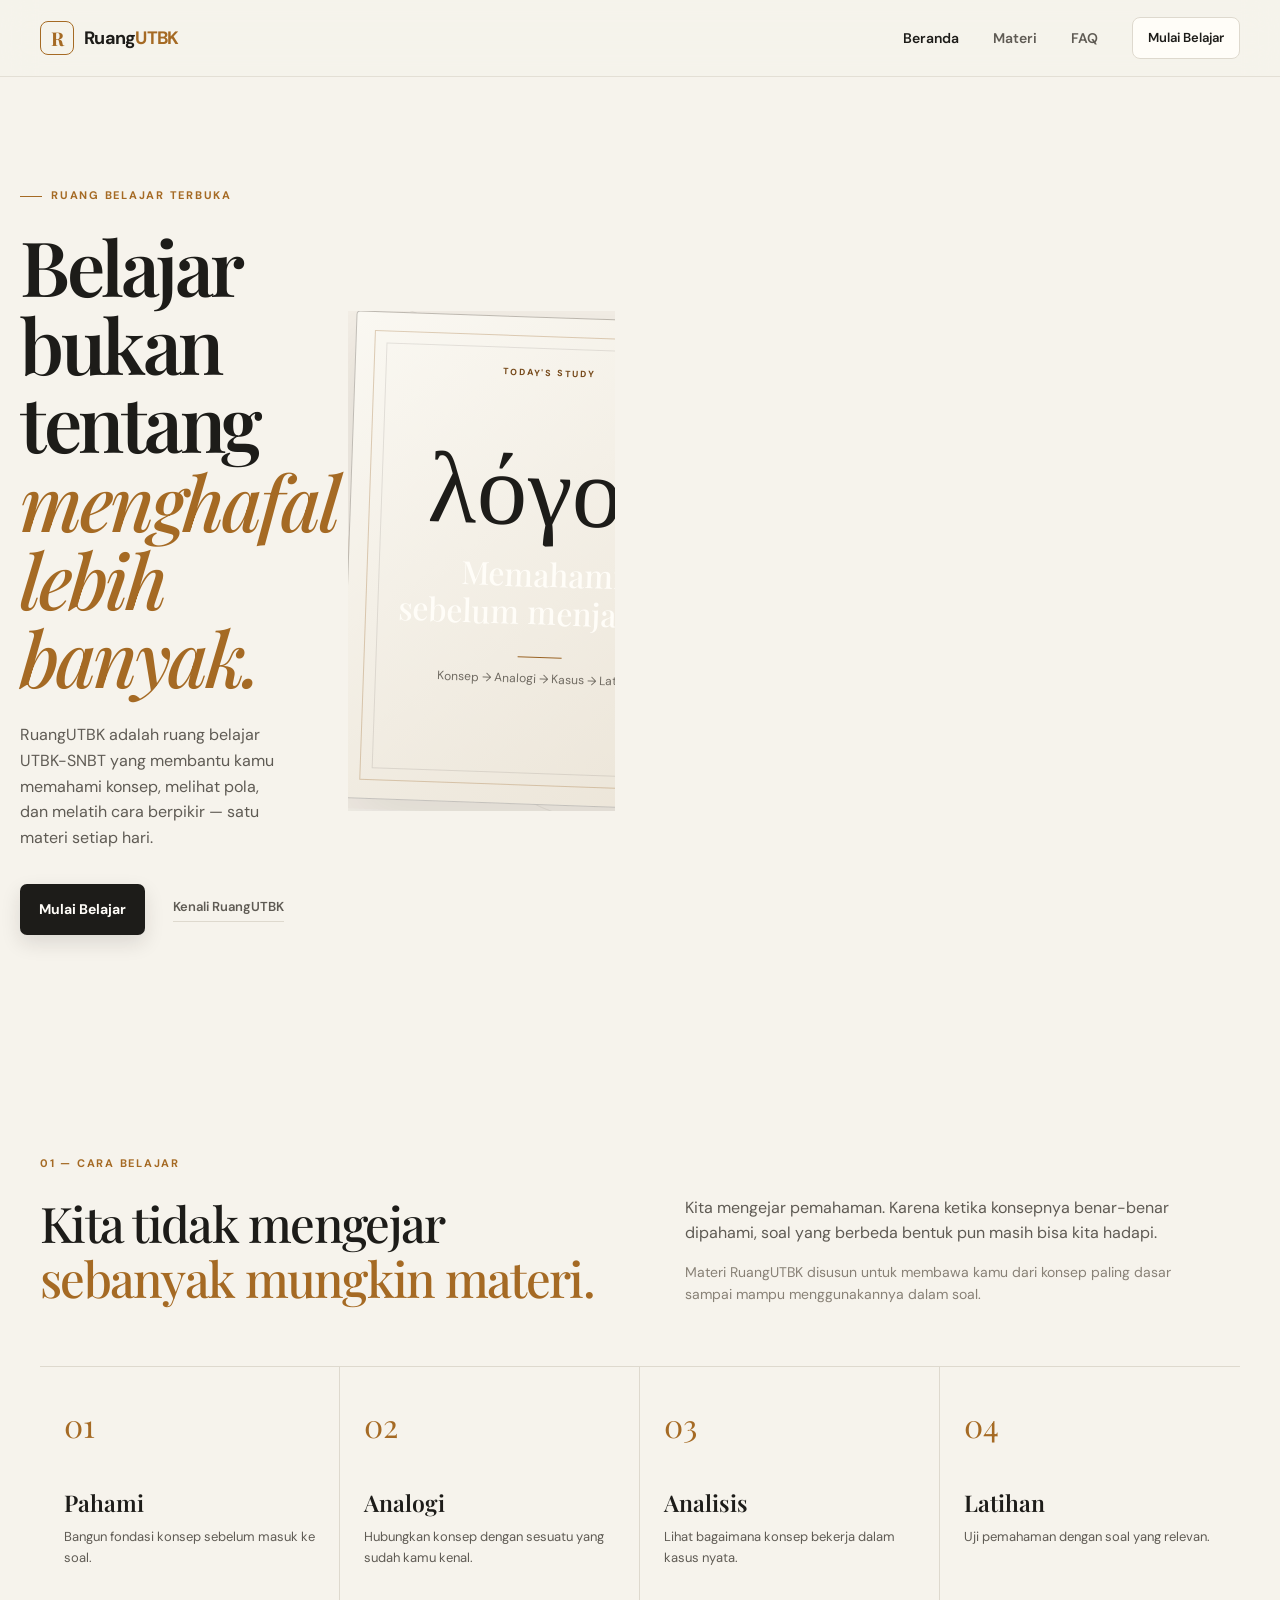
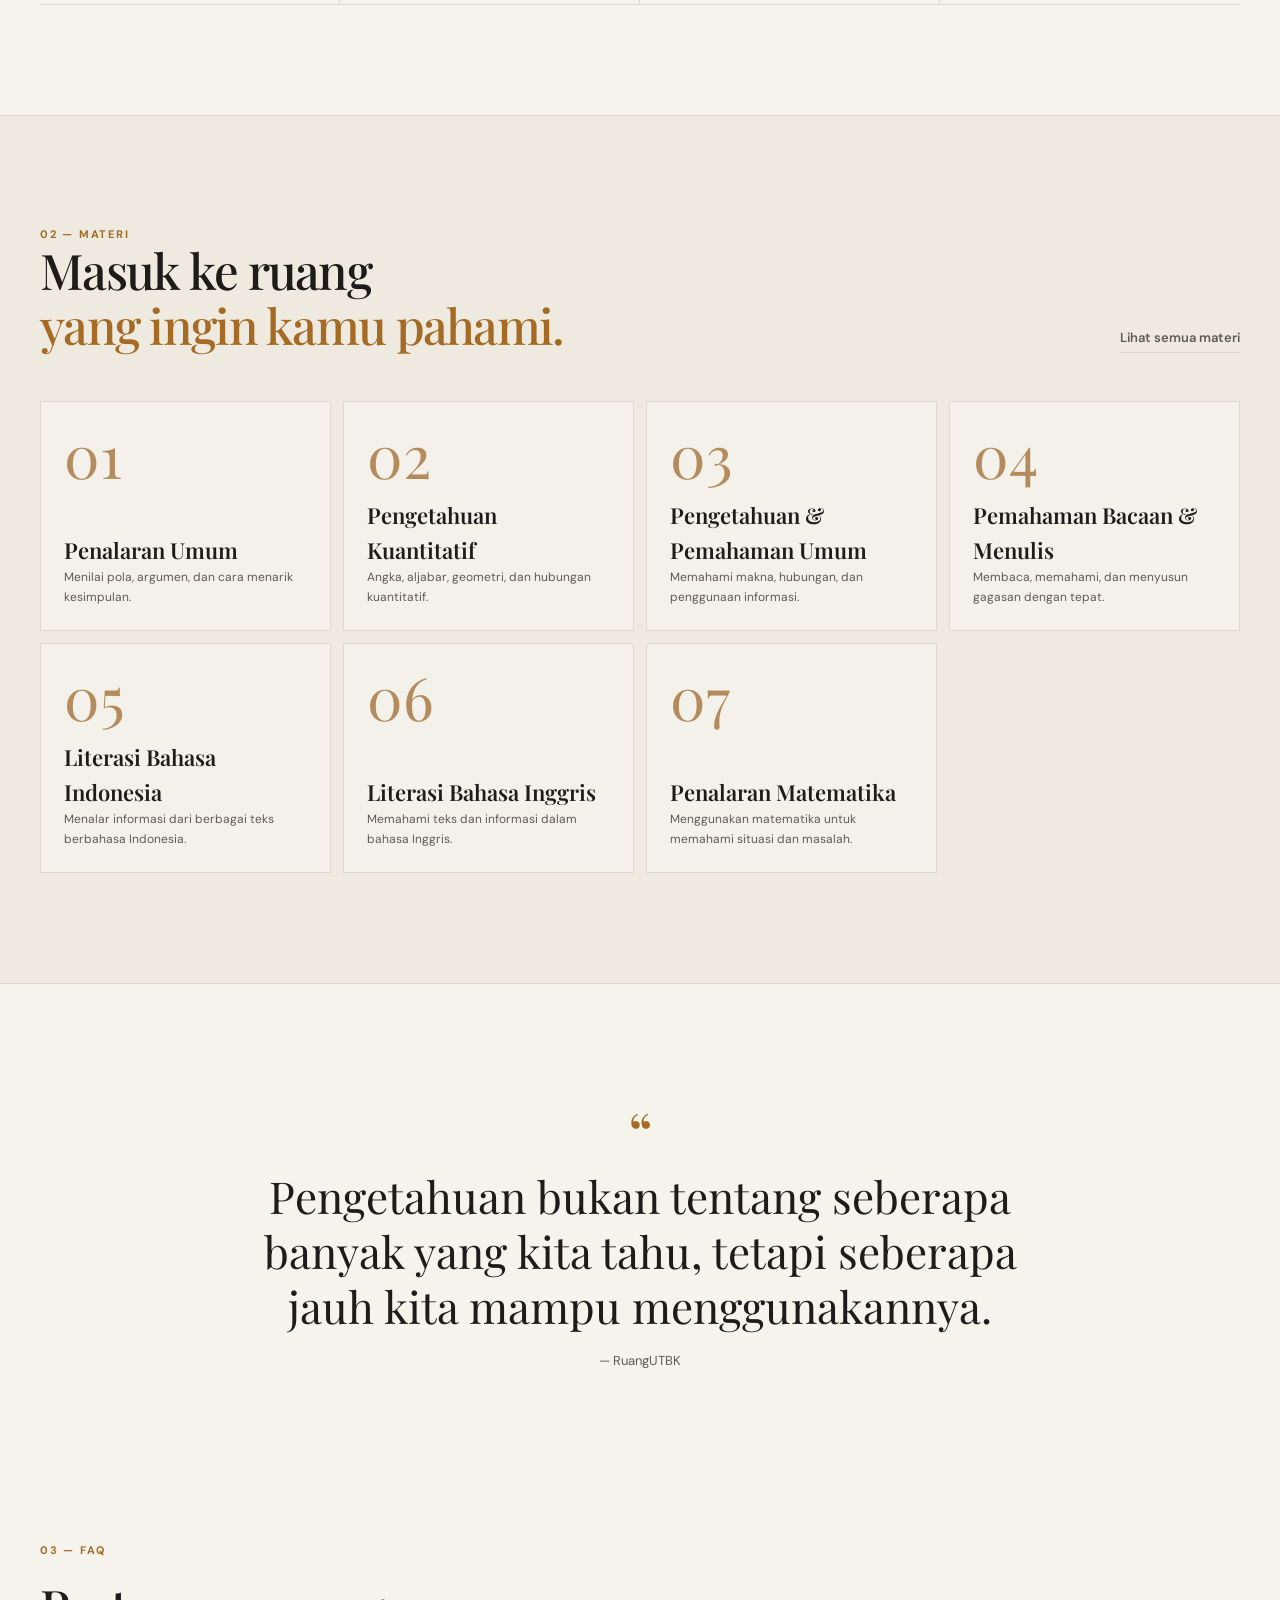
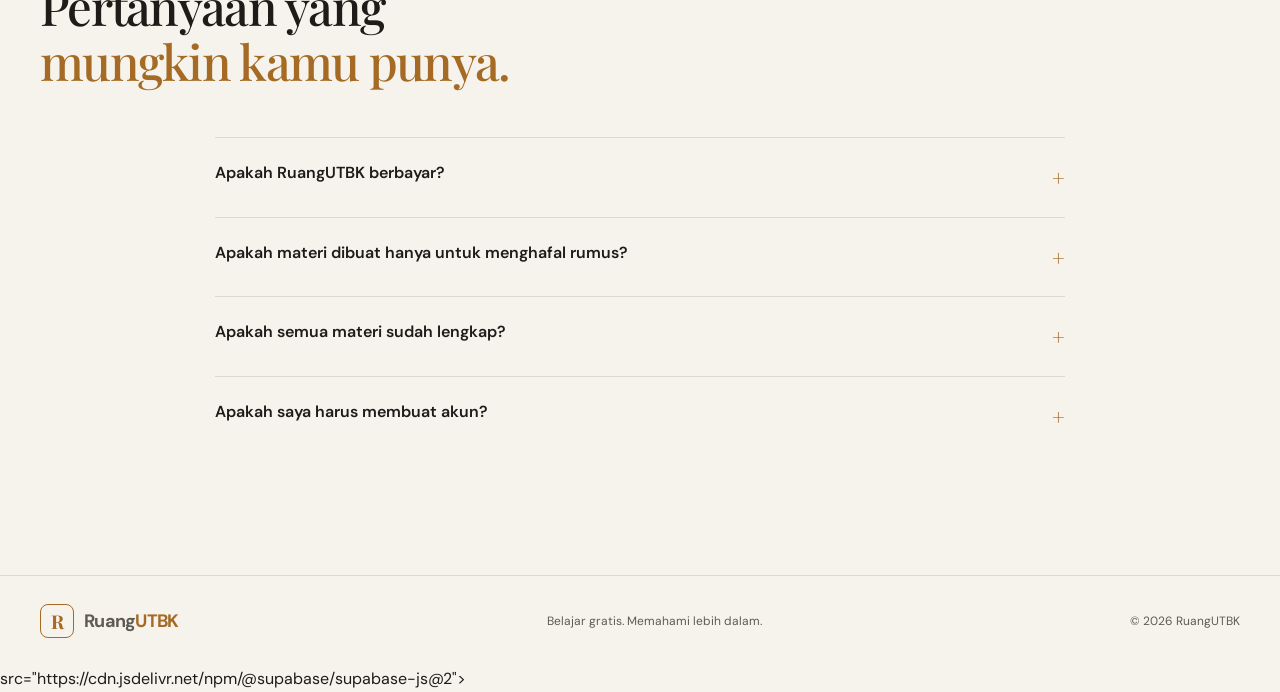
<file: index.html>
<!DOCTYPE html>
<html lang="id">
<head>
  <meta charset="UTF-8">
  <meta name="viewport" content="width=device-width, initial-scale=1.0">
  <meta name="description" content="RuangUTBK — ruang belajar UTBK-SNBT yang terstruktur, gratis, dan bebas distraksi.">
  <title>RuangUTBK — Belajar UTBK-SNBT Gratis</title>
  <link rel="preconnect" href="https://fonts.googleapis.com">
  <link rel="preconnect" href="https://fonts.gstatic.com" crossorigin>
  <link href="https://fonts.googleapis.com/css2?family=DM+Sans:wght@400;500;600;700&family=Playfair+Display:wght@500;600;700&display=swap" rel="stylesheet">
  <link rel="stylesheet" href="style.css">
  </head>
<body data-page="home">

<header class="site-header">
  <nav class="navbar container">
    <a class="brand" href="index.html" aria-label="RuangUTBK">
      <span class="brand-mark">R</span>
      <span>Ruang<span class="brand-accent">UTBK</span></span>
    </a>
    <div class="nav-links">
      <a class="nav-link active" href="index.html">Beranda</a>
      <a class="nav-link" href="learning.html">Materi</a>
      <a class="nav-link" href="#faq">FAQ</a>
    </div>
    <a class="nav-cta" href="learning.html">Mulai Belajar</a>
  </nav>
</header>

<main>
  <section class="hero hero-fullscreen">
    <div class="container hero-inner">
    <div class="hero-copy">
      <p class="eyebrow"><span></span> RUANG BELAJAR TERBUKA</p>
      <h1>Belajar bukan tentang<br><em>menghafal lebih banyak.</em></h1>
      <p class="hero-description">
        RuangUTBK adalah ruang belajar UTBK-SNBT yang membantu kamu memahami
        konsep, melihat pola, dan melatih cara berpikir — satu materi setiap hari.
      </p>
      <div class="hero-actions">
        <a class="button button-primary" href="learning.html">
          Mulai Belajar
        </a>
        <a class="text-link" href="#about">Kenali RuangUTBK</a>
      </div>
    </div>
    <div class="hero-visual">
      <div class="hero-card">
        <div class="hero-card-top">
          <span class="small-label">TODAY'S STUDY</span>
          <span class="status-dot"></span>
        </div>
        <div class="hero-symbol">λόγος</div>
        <h2>Memahami<br>sebelum menjawab.</h2>
        <div class="hero-card-line"></div>
        <p>Konsep → Analogi → Kasus → Latihan</p>
      </div>
      <div class="hero-orbit orbit-one"></div>
      <div class="hero-orbit orbit-two"></div>
    </div>
    </div>
  </section>

  <section class="intro-section container" id="about">
    <div class="section-kicker">01 — CARA BELAJAR</div>
    <div class="intro-grid">
      <h2>Kita tidak mengejar<br><span>sebanyak mungkin materi.</span></h2>
      <div>
        <p>
          Kita mengejar pemahaman. Karena ketika konsepnya benar-benar dipahami,
          soal yang berbeda bentuk pun masih bisa kita hadapi.
        </p>
        <p class="muted">
          Materi RuangUTBK disusun untuk membawa kamu dari konsep paling dasar
          sampai mampu menggunakannya dalam soal.
        </p>
      </div>
    </div>
    <div class="method-grid">
      <article class="method-card">
        <span>01</span>
        <h3>Pahami</h3><p>Bangun fondasi konsep sebelum masuk ke soal.</p>
      </article>
      <article class="method-card">
        <span>02</span>
        <h3>Analogi</h3><p>Hubungkan konsep dengan sesuatu yang sudah kamu kenal.</p>
      </article>
      <article class="method-card">
        <span>03</span>
        <h3>Analisis</h3><p>Lihat bagaimana konsep bekerja dalam kasus nyata.</p>
      </article>
      <article class="method-card">
        <span>04</span>
        <h3>Latihan</h3><p>Uji pemahaman dengan soal yang relevan.</p>
      </article>
    </div>
  </section>

  <section class="subjects-section">
    <div class="container">
      <div class="section-heading">
        <div>
          <div class="section-kicker">02 — MATERI</div>
          <h2>Masuk ke ruang<br><span>yang ingin kamu pahami.</span></h2>
        </div>
        <a class="text-link" href="learning.html">Lihat semua materi</a>
      </div>
      <div class="subjects-grid" id="subjects-grid"></div>
    </div>
  </section>

  <section class="quote-section container">
    <div class="quote-mark">“</div>
    <blockquote>
      Pengetahuan bukan tentang seberapa banyak yang kita tahu,
      tetapi seberapa jauh kita mampu menggunakannya.
    </blockquote>
    <p>— RuangUTBK</p>
  </section>

  <section class="faq-section container" id="faq">
    <div class="section-kicker">03 — FAQ</div>
    <h2>Pertanyaan yang<br><span>mungkin kamu punya.</span></h2>
    <div class="faq-list" id="faq-list"></div>
  </section>
</main>

<footer class="site-footer">
  <div class="container footer-inner">
    <div class="brand"><span class="brand-mark">R</span><span>Ruang<span class="brand-accent">UTBK</span></span></div>
    <p>Belajar gratis. Memahami lebih dalam.</p>
    <span>© 2026 RuangUTBK</span>
  </div>
</footer>

src="https://cdn.jsdelivr.net/npm/@supabase/supabase-js@2"></script>
<script src="config.js"></script>
<script src="app.js"></script>
</body>
</html>
</file>
<file: style.css>
:root {
  --ink: #1d1c19;
  --ink-soft: #5f5b54;
  --paper: #f6f3ec;
  --paper-light: #fbfaf6;
  --line: #ded9ce;
  --accent: #a56a24;
  --accent-soft: #d6a15b;
  --white: #fffdf8;
  --shadow: 0 18px 50px rgba(50, 42, 30, .08);
  --serif: "Playfair Display", Georgia, serif;
  --sans: "DM Sans", system-ui, sans-serif;
  --max: 1180px;
}

* { box-sizing: border-box; margin: 0; padding: 0; }

html { scroll-behavior: smooth; }

body {
  background: var(--paper);
  color: var(--ink);
  font-family: var(--sans);
  line-height: 1.6;
}

a { color: inherit; text-decoration: none; }
button, select { font: inherit; }

.container {
  width: min(calc(100% - 48px), var(--max));
  margin-inline: auto;
}

/* HEADER */
.site-header {
  position: sticky;
  top: 0;
  z-index: 50;
  background: rgba(246, 243, 236, .9);
  backdrop-filter: blur(16px);
  border-bottom: 1px solid rgba(222, 217, 206, .75);
}

.navbar {
  height: 76px;
  display: flex;
  align-items: center;
  justify-content: space-between;
}

.brand {
  display: inline-flex;
  align-items: center;
  gap: 10px;
  font-weight: 700;
  letter-spacing: -.04em;
  font-size: 18px;
}

.brand-mark {
  width: 34px;
  height: 34px;
  display: grid;
  place-items: center;
  border: 1px solid var(--accent);
  border-radius: 8px;
  font-family: var(--serif);
  color: var(--accent);
  font-size: 19px;
}

.brand-accent { color: var(--accent); }

.nav-links {
  display: flex;
  gap: 34px;
  margin-left: auto;
  margin-right: 34px;
}

.nav-link {
  color: var(--ink-soft);
  font-size: 14px;
  font-weight: 600;
  transition: color .2s ease;
}

.nav-link:hover, .nav-link.active { color: var(--ink); }

.nav-cta {
  display: inline-flex;
  align-items: center;
  gap: 8px;
  padding: 10px 15px;
  border: 1px solid var(--line);
  background: var(--white);
  border-radius: 8px;
  font-size: 13px;
  font-weight: 600;
}

.nav-cta svg { width: 15px; }

.mobile-menu-button {
  display: none;
  border: 0;
  background: transparent;
  cursor: pointer;
}

/* HERO */
.hero {
  min-height: 650px;
  display: grid;
  grid-template-columns: 1.05fr .95fr;
  align-items: center;
  gap: 70px;
}

.eyebrow, .section-kicker, .small-label {
  font-size: 11px;
  font-weight: 700;
  letter-spacing: .16em;
  color: var(--accent);
}

.eyebrow { display: flex; align-items: center; gap: 9px; margin-bottom: 22px; }
.eyebrow span { width: 22px; height: 1px; background: var(--accent); }

.hero h1 {
  max-width: 700px;
  font-family: var(--serif);
  font-size: clamp(44px, 6vw, 76px);
  line-height: 1.03;
  letter-spacing: -.045em;
  font-weight: 600;
}

.hero h1 em {
  color: var(--accent);
  font-weight: 500;
}

.hero-description {
  max-width: 580px;
  margin-top: 26px;
  color: var(--ink-soft);
  font-size: 16px;
}

.hero-actions {
  display: flex;
  align-items: center;
  gap: 28px;
  margin-top: 34px;
}

.button {
  display: inline-flex;
  align-items: center;
  gap: 10px;
  padding: 14px 19px;
  border-radius: 7px;
  font-size: 14px;
  font-weight: 700;
}

.button-primary {
  color: var(--white);
  background: var(--ink);
  box-shadow: 0 8px 20px rgba(29, 28, 25, .12);
}

.button-primary svg { width: 16px; }

.text-link {
  display: inline-flex;
  align-items: center;
  gap: 8px;
  color: var(--ink-soft);
  font-size: 13px;
  font-weight: 600;
  border-bottom: 1px solid var(--line);
  padding-bottom: 3px;
}

.text-link svg { width: 14px; }

/* HERO VISUAL */
.hero-visual {
  position: relative;
  min-height: 430px;
  display: grid;
  place-items: center;
}

.hero-card {
  position: relative;
  z-index: 2;
  width: min(360px, 90%);
  min-height: 390px;
  padding: 28px;
  background: var(--ink);
  color: var(--white);
  border-radius: 4px;
  box-shadow: var(--shadow);
  transform: rotate(2deg);
}

.hero-card::before {
  content: "";
  position: absolute;
  inset: 10px;
  border: 1px solid rgba(214, 161, 91, .35);
  pointer-events: none;
}

.hero-card-top { display: flex; justify-content: space-between; align-items: center; }
.hero-card .small-label { color: var(--accent-soft); }
.status-dot { width: 7px; height: 7px; background: var(--accent-soft); border-radius: 50%; }

.hero-symbol {
  margin-top: 65px;
  color: var(--accent-soft);
  font-family: var(--serif);
  font-size: 52px;
  line-height: 1;
}

.hero-card h2 {
  margin-top: 22px;
  font-family: var(--serif);
  font-weight: 500;
  font-size: 31px;
  line-height: 1.1;
}

.hero-card-line { width: 44px; height: 1px; background: var(--accent-soft); margin: 30px 0 12px; }
.hero-card p { color: #c7c2b8; font-size: 12px; }

.hero-orbit {
  position: absolute;
  border: 1px solid var(--line);
  border-radius: 50%;
}

.orbit-one { width: 440px; height: 440px; }
.orbit-two { width: 510px; height: 250px; transform: rotate(-30deg); }

/* SECTIONS */
.intro-section { padding: 110px 0; }

.intro-grid {
  display: grid;
  grid-template-columns: 1fr 1fr;
  gap: 90px;
  margin-top: 22px;
  align-items: end;
}

.intro-grid h2, .section-heading h2, .faq-section > h2 {
  font-family: var(--serif);
  font-size: clamp(32px, 4vw, 49px);
  line-height: 1.12;
  letter-spacing: -.035em;
  font-weight: 500;
}

.intro-grid h2 span, .section-heading h2 span, .faq-section h2 span { color: var(--accent); }

.intro-grid p { color: var(--ink-soft); max-width: 520px; }
.intro-grid .muted { margin-top: 15px; font-size: 14px; color: #888176; }

.method-grid {
  display: grid;
  grid-template-columns: repeat(4, 1fr);
  margin-top: 60px;
  border-top: 1px solid var(--line);
  border-bottom: 1px solid var(--line);
}

.method-card {
  position: relative;
  min-height: 210px;
  padding: 25px 24px;
  border-right: 1px solid var(--line);
}

.method-card:last-child { border-right: 0; }
.method-card > span { color: #aaa398; font-size: 11px; }
.method-card > svg { display: block; margin-top: 28px; width: 20px; color: var(--accent); }
.method-card h3 { margin-top: 15px; font-family: var(--serif); font-size: 23px; font-weight: 600; }
.method-card p { margin-top: 5px; color: var(--ink-soft); font-size: 13px; }

/* SUBJECTS */
.subjects-section {
  padding: 110px 0;
  background: #eeeadf;
  border-block: 1px solid var(--line);
}

.section-heading {
  display: flex;
  align-items: end;
  justify-content: space-between;
  gap: 30px;
}

.subjects-grid {
  display: grid;
  grid-template-columns: repeat(4, 1fr);
  gap: 12px;
  margin-top: 48px;
}

.subject-card {
  min-height: 190px;
  padding: 23px;
  background: var(--paper-light);
  border: 1px solid var(--line);
  display: flex;
  flex-direction: column;
  justify-content: space-between;
  transition: transform .2s ease, box-shadow .2s ease, border-color .2s ease;
}

.subject-card:hover {
  transform: translateY(-3px);
  border-color: #c8bba5;
  box-shadow: var(--shadow);
}

.subject-card-number { font-size: 11px; color: #999186; }
.subject-card-icon { color: var(--accent); width: 19px; }
.subject-card h3 { font-family: var(--serif); font-size: 22px; font-weight: 600; }
.subject-card p { font-size: 12px; color: var(--ink-soft); }

/* QUOTE */
.quote-section {
  padding: 130px 10%;
  text-align: center;
}

.quote-mark {
  color: var(--accent);
  font-family: var(--serif);
  font-size: 60px;
  line-height: .6;
}

.quote-section blockquote {
  max-width: 820px;
  margin: 18px auto;
  font-family: var(--serif);
  font-size: clamp(27px, 4vw, 44px);
  line-height: 1.25;
}

.quote-section p { color: var(--ink-soft); font-size: 13px; }

/* FAQ */
.faq-section { padding: 40px 0 120px; }
.faq-section > h2 { margin-top: 20px; }

.faq-list { max-width: 850px; margin: 48px auto 0; }
.faq-item { border-top: 1px solid var(--line); }
.faq-question {
  width: 100%;
  padding: 22px 0;
  border: 0;
  background: transparent;
  display: flex;
  justify-content: space-between;
  text-align: left;
  cursor: pointer;
  font-weight: 600;
  color: var(--ink);
}
.faq-question svg { width: 17px; transition: transform .2s; }
.faq-answer { display: none; padding: 0 40px 22px 0; color: var(--ink-soft); font-size: 14px; }
.faq-item.open .faq-answer { display: block; }
.faq-item.open .faq-question svg { transform: rotate(45deg); }

/* FOOTER */
.site-footer {
  border-top: 1px solid var(--line);
  padding: 28px 0;
  color: var(--ink-soft);
  font-size: 12px;
}
.footer-inner { display: flex; align-items: center; justify-content: space-between; gap: 20px; }

/* LEARNING */
.learning-layout {
  min-height: calc(100vh - 77px);
  display: grid;
  grid-template-columns: 285px 1fr;
}

.learning-sidebar {
  position: sticky;
  top: 77px;
  height: calc(100vh - 77px);
  overflow-y: auto;
  padding: 35px 24px;
  background: #efebe2;
  border-right: 1px solid var(--line);
}

.sidebar-heading h2 {
  margin-top: 6px;
  font-family: var(--serif);
  font-size: 27px;
  font-weight: 600;
}

.select-label {
  display: block;
  margin: 30px 0 8px;
  color: var(--ink-soft);
  font-size: 11px;
  font-weight: 700;
  letter-spacing: .08em;
  text-transform: uppercase;
}

.subject-select {
  width: 100%;
  padding: 11px 12px;
  background: var(--paper-light);
  color: var(--ink);
  border: 1px solid var(--line);
  border-radius: 5px;
  outline: none;
}

.toc { margin-top: 24px; }
.toc-package { margin-bottom: 24px; }
.toc-package-title {
  margin-bottom: 8px;
  color: #938b7d;
  font-size: 10px;
  font-weight: 700;
  letter-spacing: .13em;
  text-transform: uppercase;
}
.toc-item {
  width: 100%;
  padding: 9px 10px;
  display: flex;
  gap: 9px;
  border: 0;
  border-left: 2px solid transparent;
  background: transparent;
  color: var(--ink-soft);
  text-align: left;
  cursor: pointer;
  font-size: 12px;
  border-radius: 0 4px 4px 0;
}
.toc-item:hover { color: var(--ink); background: rgba(255,255,255,.35); }
.toc-item.active { color: var(--ink); border-left-color: var(--accent); background: rgba(255,255,255,.55); font-weight: 700; }
.toc-number { color: #aaa195; min-width: 28px; }

.lesson-area { min-width: 0; }
.lesson-container {
  width: min(850px, calc(100% - 70px));
  margin: 0 auto;
  padding: 65px 0 90px;
}

.lesson-breadcrumb {
  display: flex;
  gap: 8px;
  color: #928a7e;
  font-size: 11px;
  text-transform: uppercase;
  letter-spacing: .08em;
}

.lesson-heading { margin-top: 35px; }
.lesson-number { color: var(--accent); font-size: 13px; font-weight: 700; }
.lesson-heading h1 {
  margin-top: 4px;
  font-family: var(--serif);
  font-size: clamp(42px, 6vw, 68px);
  line-height: 1;
  font-weight: 600;
  letter-spacing: -.045em;
}

.lesson-resources { margin-top: 42px; }
.lesson-quote {
  padding-left: 22px;
  border-left: 2px solid var(--accent);
  color: var(--ink-soft);
  font-family: var(--serif);
  font-size: 19px;
  line-height: 1.55;
  font-style: italic;
  max-width: 730px;
}

.resource-buttons {
  display: flex;
  gap: 10px;
  margin-top: 25px;
}

.resource-button {
  display: inline-flex;
  align-items: center;
  gap: 10px;
  padding: 12px 14px;
  background: var(--white);
  border: 1px solid var(--line);
  border-radius: 5px;
  font-size: 12px;
  font-weight: 700;
  transition: border-color .2s, transform .2s;
}
.resource-button:hover { border-color: var(--accent-soft); transform: translateY(-1px); }
.resource-button svg { width: 16px; color: var(--accent); }
.resource-button svg:last-child { width: 13px; margin-left: 5px; color: #999186; }

.lesson-divider {
  height: 1px;
  margin: 48px 0;
  background: var(--line);
}

.article-content {
  color: #3f3c37;
  font-size: 16px;
}
.article-content h2 {
  margin: 42px 0 14px;
  color: var(--ink);
  font-family: var(--serif);
  font-size: 30px;
}
.article-content h3 {
  margin: 30px 0 10px;
  color: var(--ink);
  font-family: var(--serif);
  font-size: 22px;
}
.article-content p { margin: 0 0 18px; }
.article-content strong { color: var(--ink); }
.article-content blockquote {
  margin: 25px 0;
  padding: 17px 20px;
  background: #eeeadf;
  border-left: 3px solid var(--accent);
}
.article-content ul, .article-content ol { margin: 12px 0 22px 23px; }
.article-content li { margin-bottom: 8px; }

.lesson-navigation {
  display: flex;
  justify-content: space-between;
  gap: 15px;
  margin-top: 70px;
  padding-top: 20px;
  border-top: 1px solid var(--line);
}
.lesson-nav-button {
  display: inline-flex;
  align-items: center;
  gap: 9px;
  padding: 11px 14px;
  border: 1px solid var(--line);
  background: transparent;
  border-radius: 5px;
  color: var(--ink-soft);
  cursor: pointer;
  font-size: 12px;
  font-weight: 700;
}
.lesson-nav-button:hover:not(:disabled) { background: var(--white); color: var(--ink); }
.lesson-nav-button:disabled { opacity: .35; cursor: not-allowed; }
.lesson-nav-button svg { width: 15px; }

.hidden { display: none !important; }

/* RESPONSIVE */
@media (max-width: 900px) {
  .nav-links { display: none; }
  .nav-cta { margin-left: auto; margin-right: 12px; }
  .mobile-menu-button { display: block; }
  .hero { grid-template-columns: 1fr; padding-top: 70px; padding-bottom: 70px; }
  .hero-visual { min-height: 380px; }
  .intro-grid { grid-template-columns: 1fr; gap: 30px; }
  .method-grid { grid-template-columns: repeat(2, 1fr); }
  .method-card:nth-child(2) { border-right: 0; }
  .subjects-grid { grid-template-columns: repeat(2, 1fr); }
  .learning-layout { display: block; }
  .learning-sidebar {
    position: fixed;
    z-index: 40;
    top: 77px;
    left: 0;
    width: 290px;
    transform: translateX(-100%);
    transition: transform .25s ease;
    box-shadow: 10px 0 30px rgba(0,0,0,.08);
  }
  .learning-sidebar.open { transform: translateX(0); }
  .lesson-container { width: min(850px, calc(100% - 42px)); }
}

@media (max-width: 600px) {
  .container { width: min(calc(100% - 30px), var(--max)); }
  .navbar { height: 68px; }
  .nav-cta { display: none; }
  .hero { min-height: auto; padding-top: 65px; }
  .hero h1 { font-size: 44px; }
  .hero-visual { min-height: 330px; }
  .hero-card { min-height: 310px; }
  .hero-symbol { margin-top: 40px; }
  .orbit-one { width: 330px; height: 330px; }
  .orbit-two { width: 360px; height: 180px; }
  .intro-section, .subjects-section { padding: 75px 0; }
  .method-grid, .subjects-grid { grid-template-columns: 1fr; }
  .method-card { border-right: 0; border-bottom: 1px solid var(--line); }
  .method-card:last-child { border-bottom: 0; }
  .section-heading { display: block; }
  .section-heading .text-link { margin-top: 20px; }
  .quote-section { padding: 85px 10px; }
  .footer-inner { flex-direction: column; align-items: flex-start; }
  .resource-buttons { flex-direction: column; }
  .resource-button { justify-content: space-between; }
  .lesson-container { width: calc(100% - 30px); padding-top: 45px; }
  .lesson-heading h1 { font-size: 46px; }
}


/* RUANGUTBK â€” landing revision: full-screen + editorial Akademia */
.hero-fullscreen {
  min-height: calc(100vh - 76px);
  padding-top: 4.5rem;
  padding-bottom: 4.5rem;
  align-items: center;
}

.hero-fullscreen .hero-copy { max-width: 720px; }
.hero-fullscreen .hero-description { max-width: 610px; }

.hero-visual {
  min-height: 500px;
  display: grid;
  place-items: center;
}

.hero-card {
  width: min(390px, 76vw);
  aspect-ratio: 4 / 5;
  min-height: 0;
  background: linear-gradient(145deg, #faf8f2 0%, #ebe4d7 100%);
  border: 1px solid rgba(29,28,25,.24);
  box-shadow: 0 28px 70px rgba(40,31,19,.11), 0 0 0 10px rgba(154,100,37,.025);
  position: relative;
  display: flex;
  flex-direction: column;
  align-items: center;
  justify-content: center;
}

.hero-card::before, .hero-card::after {
  content: ""; position: absolute; pointer-events: none;
  border: 1px solid rgba(154,100,37,.30);
}
.hero-card::before { inset: 18px; }
.hero-card::after { inset: 30px; border-color: rgba(29,28,25,.10); }
.hero-card-top { position: absolute; top: 48px; left: 50%; transform: translateX(-50%); width: calc(100% - 100px); justify-content: center !important; }
.hero-card-top .status-dot { display: none; }
.hero-card .small-label { letter-spacing: .22em; color: #754819; font-size: 9px; }
.hero-symbol { margin-top: 0; color: var(--ink); font-size: clamp(4rem, 8vw, 6.3rem); }
.hero-card h2 { text-align: center; font-size: clamp(1.45rem, 3vw, 2rem); line-height: 1.18; }
.hero-card-line { margin: 26px 0 12px; background: #9a6425; }
.hero-card p { text-align: center; color: #6f6a61; }

.hero-orbit { background: transparent; border-color: rgba(154,100,37,.18); }
.orbit-one { width: 450px; height: 450px; }
.orbit-two { width: 575px; height: 575px; border-color: rgba(29,28,25,.07); }

.method-grid { border-top: 1px solid var(--line); border-bottom: 1px solid var(--line); }
.method-card { background: transparent; box-shadow: none; border-radius: 0; padding: 2rem 1.5rem 2.2rem; }
.method-card > svg { display: none !important; }
.method-card > span:first-child { font-family: var(--serif); font-size: 2rem; color: var(--accent); }
.method-card h3 { margin-top: 2.2rem; }

.subject-card {
  min-height: 230px;
  border-radius: 0;
  background: rgba(255,255,255,.34);
  box-shadow: none;
  transition: transform .2s ease, border-color .2s ease, background .2s ease;
}
.subject-card:hover { transform: translateY(-4px); background: rgba(255,255,255,.72); border-color: rgba(154,100,37,.42); }
.subject-card-icon { display: none !important; }
.subject-card-number { display: none; }
.subject-card-index {
  font-family: var(--serif);
  font-size: 3.7rem;
  line-height: 1;
  color: rgba(154,100,37,.72);
}
.subject-card h3 { margin-top: .8rem; }
.subject-card p { line-height: 1.6; }

@media (max-width: 900px) {
  .hero-fullscreen { min-height: auto; padding-top: 4rem; padding-bottom: 4rem; }
  .hero-visual { min-height: 410px; margin-top: 1rem; }
  .method-card { border-right: 0; border-bottom: 1px solid var(--line); }
  .method-card:last-child { border-bottom: 0; }
}

@media (max-width: 640px) {
  .hero-fullscreen { padding-top: 2.5rem; padding-bottom: 3rem; }
  .hero-visual { min-height: 340px; }
  .hero-card { width: min(310px, 76vw); }
  .orbit-one { width: 340px; height: 340px; }
  .orbit-two { width: 420px; height: 420px; }
}

.faq-plus {
  font-family: var(--serif);
  font-size: 1.35rem;
  font-weight: 400;
  color: var(--accent);
  transition: transform .2s ease;
}
.faq-item.open .faq-plus { transform: rotate(45deg); }


/* Learning page â€” intentionally minimal: quote + video + PDF */
.lesson-resources {
  margin-top: 48px;
  max-width: 760px;
}
.lesson-quote {
  margin: 0 0 30px;
  padding: 0 0 0 28px;
  border-left: 2px solid var(--accent);
  font-family: "Playfair Display", Georgia, serif;
  font-size: clamp(1.35rem, 2.3vw, 1.85rem);
  line-height: 1.55;
  color: var(--ink);
}
.resource-buttons {
  display: grid;
  grid-template-columns: repeat(2, minmax(0, 1fr));
  gap: 12px;
}
.resource-button {
  min-height: 62px;
  padding: 0 18px;
  border: 1px solid var(--line);
  background: rgba(255,255,255,.45);
  color: var(--ink);
  display: flex;
  align-items: center;
  gap: 12px;
  text-decoration: none;
  transition: .2s ease;
}
.resource-button:hover {
  border-color: var(--accent);
  background: rgba(255,255,255,.8);
  transform: translateY(-2px);
}
.resource-button svg { width: 17px; color: var(--accent); flex: 0 0 auto; }
.resource-button svg:last-child { width: 14px; margin-left: auto; color: #999186; }
@media (max-width: 640px) {
  .lesson-resources { margin-top: 34px; }
  .lesson-quote { padding-left: 18px; }
  .resource-buttons { grid-template-columns: 1fr; }
}
/* =====================================================
   INDEX â€” FIX HORIZONTAL PAGE DRAG
   ===================================================== */

html,
body {
  width: 100%;
  max-width: 100%;
  overflow-x: hidden;
}

body {
  position: relative;
}

main {
  width: 100%;
  max-width: 100%;
  overflow-x: hidden;
}

/* Hero tidak boleh membuat halaman melebar */
.hero {
  width: 100%;
  max-width: 100%;
  overflow: hidden;
}

/* Pastikan grid tidak memaksa viewport melebar */
.hero-copy,
.hero-visual {
  min-width: 0;
}

/* Elemen dekoratif tetap berada di dalam hero */
.hero-visual {
  position: relative;
  overflow: hidden;
}

/* Cegah orbit dekoratif membuat horizontal overflow */
.hero-orbit {
  pointer-events: none;
  max-width: 100%;
}

/* Semua container tidak boleh keluar viewport */
.container {
  width: min(100% - 40px, 1200px);
  max-width: 1200px;
  margin-inline: auto;
  box-sizing: border-box;
}

/* Mobile */
@media (max-width: 768px) {
  .container {
    width: min(100% - 32px, 1200px);
  }

  .hero {
    overflow: hidden;
  }

  .hero-visual {
    width: 100%;
    max-width: 100%;
  }
}


/* Hero layout (dipindah dari index.html) */
.hero-inner {
  min-height: calc(100vh - 76px);
  display: grid;
  grid-template-columns: 1fr 1fr;
  align-items: center;
  gap: 60px;
}
@media (max-width: 860px) {
  .hero-inner { grid-template-columns: 1fr; min-height: auto; gap: 40px; }
}
</file>
